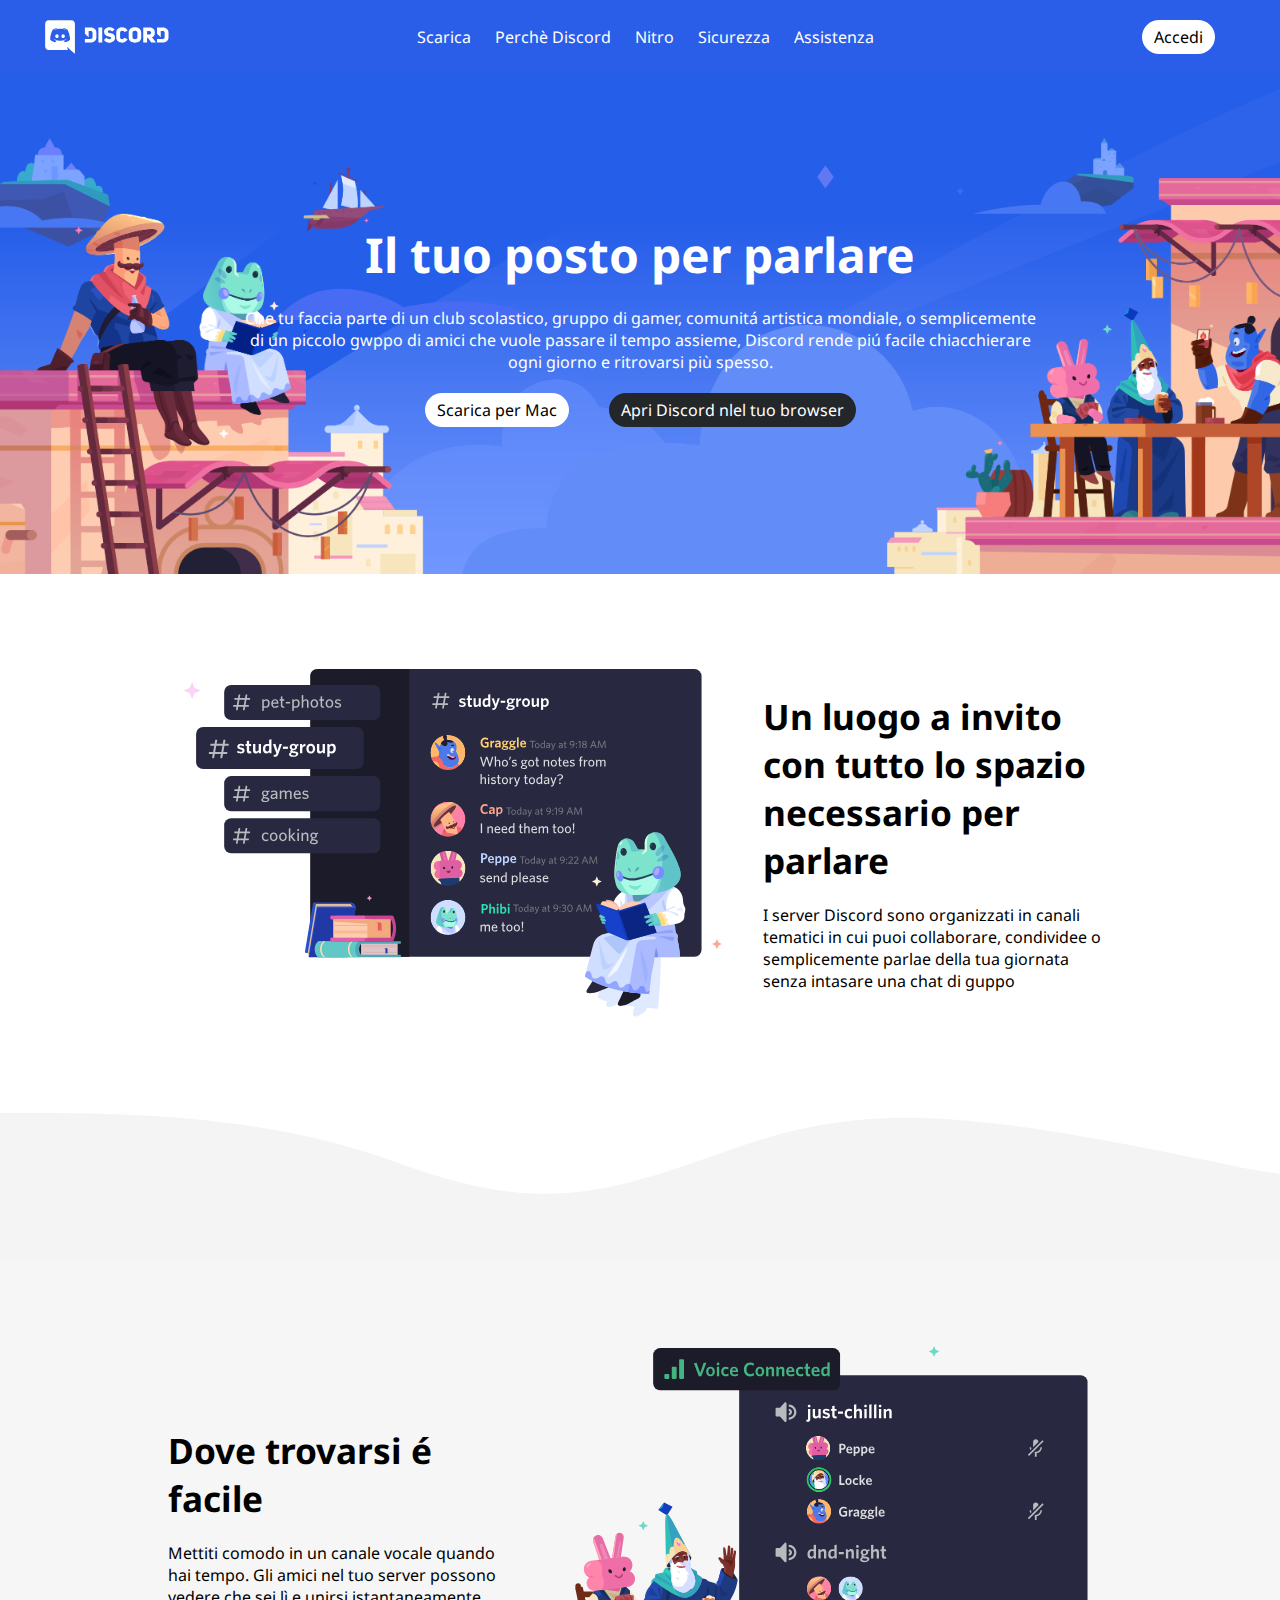
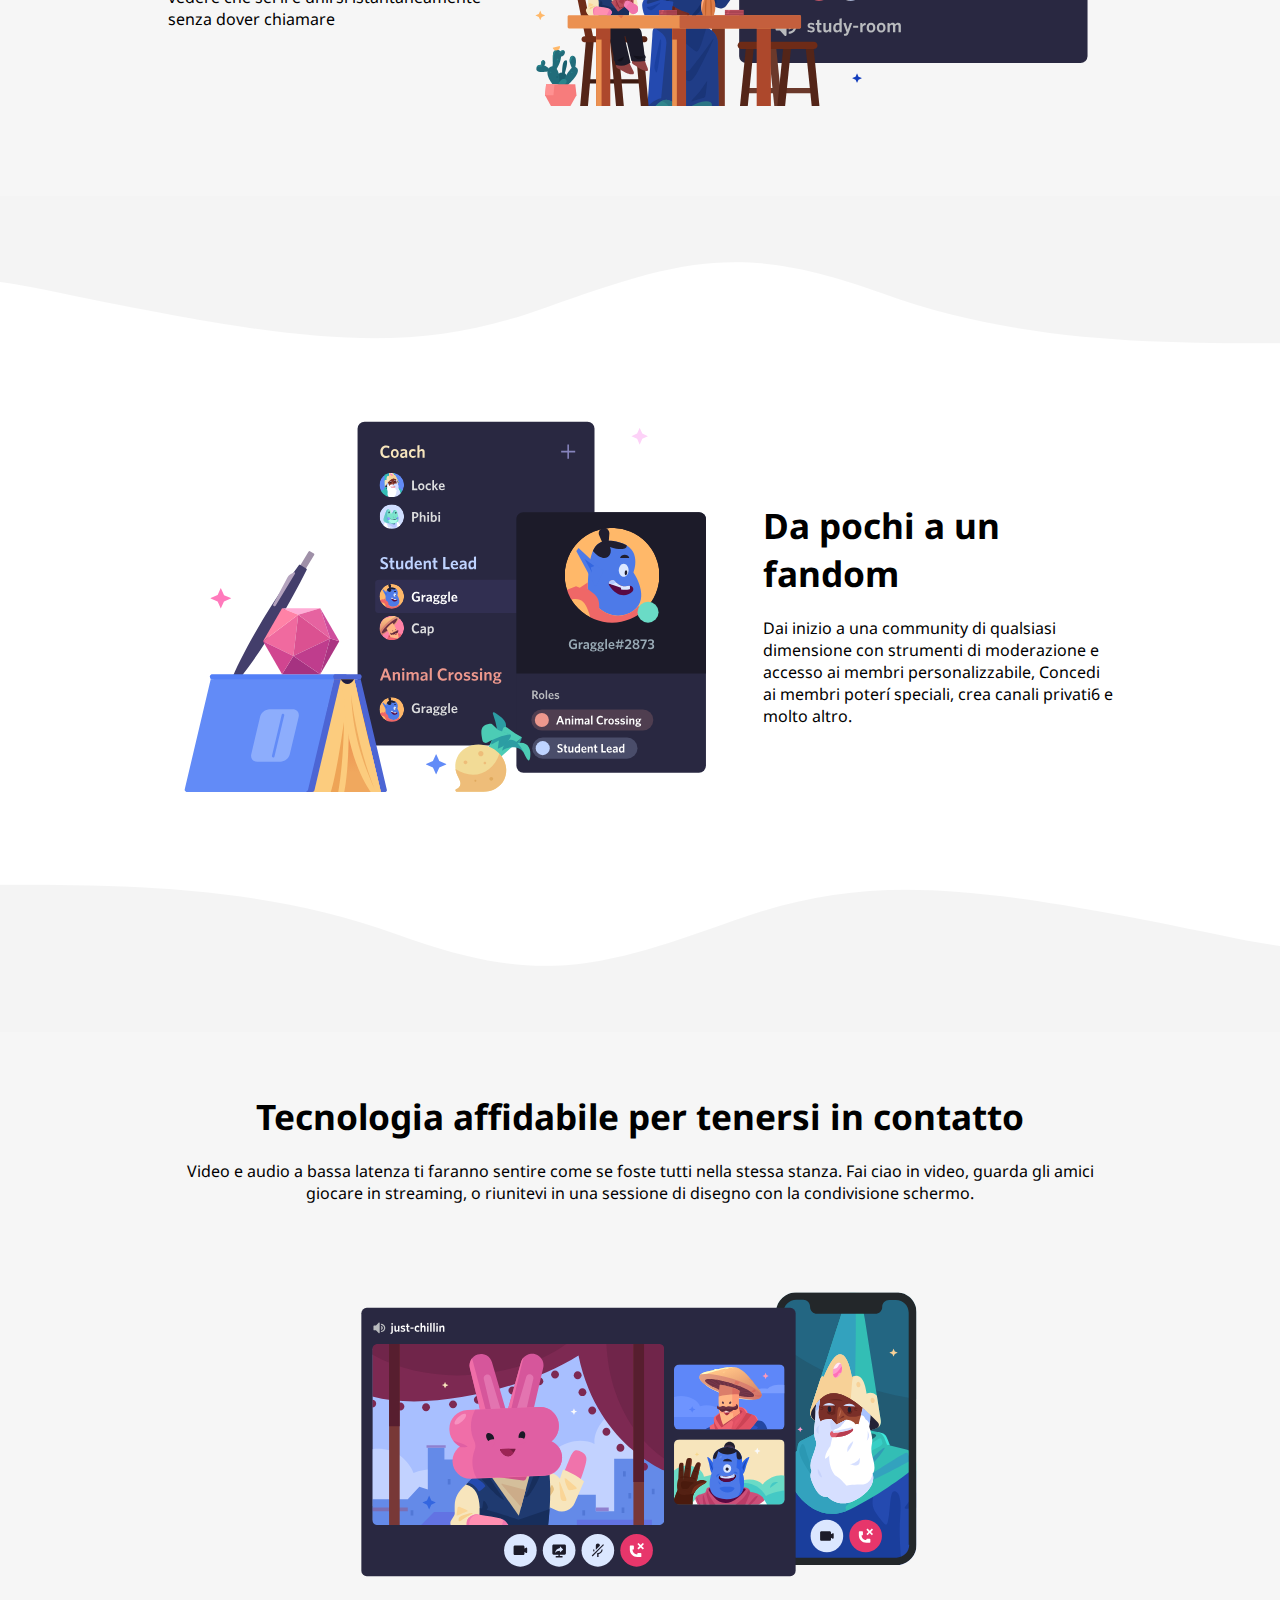
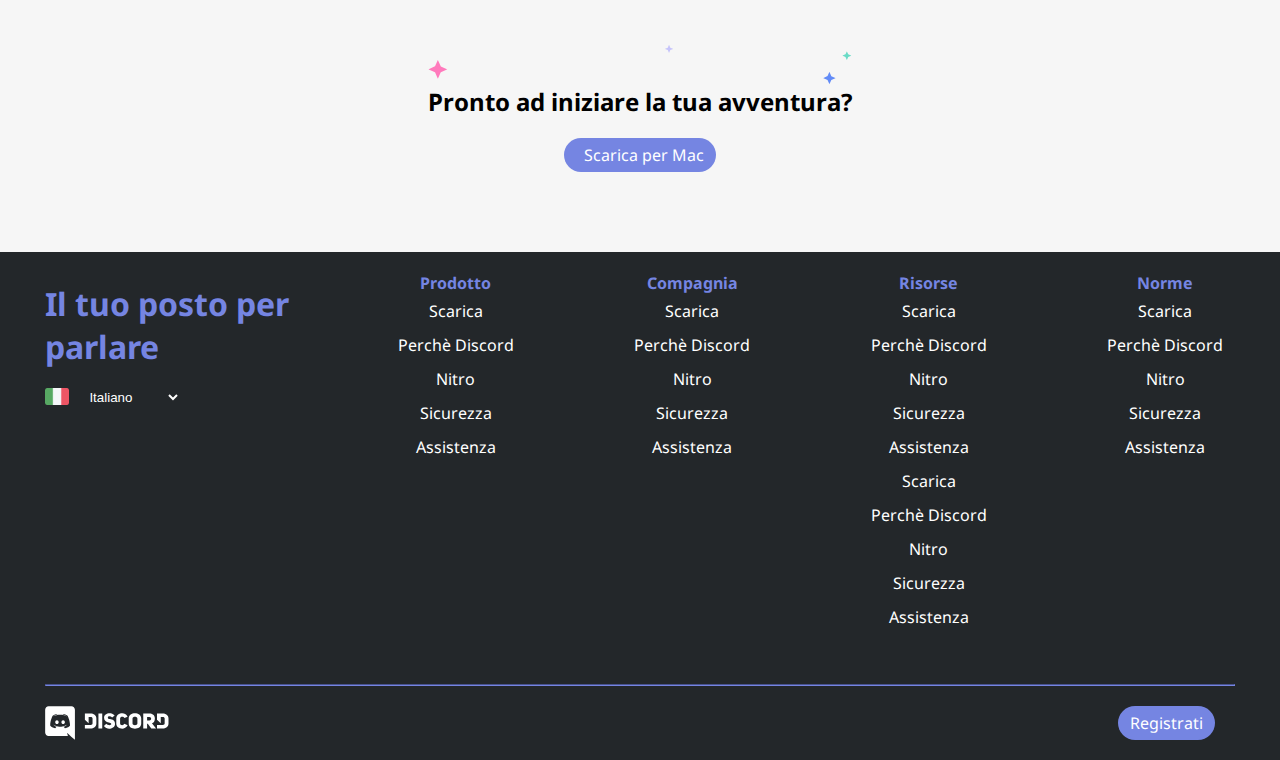
<file: index.html>
<!DOCTYPE html>
<html lang="en">
<head>
    <meta charset="UTF-8">
    <meta name="viewport" content="width=device-width, initial-scale=1.0">
    <link rel="preconnect" href="https://fonts.googleapis.com">
    <link rel="preconnect" href="https://fonts.gstatic.com" crossorigin>
    <link href="https://fonts.googleapis.com/css2?family=Noto+Sans&display=swap" rel="stylesheet">
    <link rel="stylesheet" href="https://cdnjs.cloudflare.com/ajax/libs/font-awesome/6.4.2/css/all.min.css" integrity="sha512-z3gLpd7yknf1YoNbCzqRKc4qyor8gaKU1qmn+CShxbuBusANI9QpRohGBreCFkKxLhei6S9CQXFEbbKuqLg0DA==" crossorigin="anonymous" referrerpolicy="no-referrer" />
    <link rel="stylesheet" href="css/style.css">
    <title>Discord</title>
</head>
<body>
    <header class="debug">
        <nav class="container d-flex">
           <img src="img/logo.svg" alt="Logo-Discord" #logo>
            <ul class="d-flex">
                <li><a href="pages/download.html">Scarica</a></li>
                <li><a href="">Perchè Discord</a></li>
                <li><a href="">Nitro</a></li>
                <li><a href="">Sicurezza</a></li>
                <li><a href="">Assistenza</a></li>
            </ul>
            <a href="Login/login.html" class="button">Accedi</a>
        </nav>
        <div id="hero">
            <div class="container d-flex f-center">
                <div class="hero-content debug d-flex f-center">
                    <h1>Il tuo posto per parlare</h1>
                    <p>Che tu faccia parte di un club scolastico, gruppo di gamer, comunitá artistica mondiale, o semplicemente di un piccolo gwppo di amici che vuole passare il tempo assieme,
                    Discord rende piú facile chiacchierare ogni giorno e ritrovarsi più spesso.
                    </p>
                    <a href="" class="button">
                        <i class="fa-solid fa-down-long" style="color: #000000;"></i>
                        Scarica per Mac
                    </a>
                    <a href="" class="button bg-primary">Apri Discord nlel tuo browser</a>
                </div>
            </div>
        </div>
    </header>

    <main class="debug">
        <section>
            <div class="debug container d-flex f-center">
                <img src="img/item1.svg" alt="image-1" class="image">
                <div class="text-main">
                    <h2>Un luogo a invito con tutto lo spazio necessario per parlare</h2>
                    <p>I server Discord sono organizzati in canali tematici in cui puoi collaborare, condividee o semplicemente parlae della tua giornata senza intasare una chat di guppo</p>
                </div>
            </div>
        </section>
        <div>
            <img src="img/wave.svg" alt="wave" class="wave-img">
        </div>
        <section class="even">
            <div class="debug container d-flex f-center" id="box-reverse">
                <img src="img/item2.svg" alt="image-2" class="image">
                <div class="text-main">
                    <h2>Dove trovarsi é facile</h2>
                    <p>Mettiti comodo in un canale vocale quando hai tempo. Gli amici nel tuo server possono vedere che sei lì e unirsi istantaneamente senza dover chiamare</p>
                </div>
            </div>
        </section>
        <div>
            <img src="img/wave.svg" alt="wave" class="wave-img reverse-wv">
        </div>
        <section>
            <div class="debug container d-flex f-center">
                <img src="img/item3.svg" alt="image-3" class="image">
                <div class="text-main">
                    <h2>Da pochi a un fandom</h2>
                    <p>Dai inizio a una community di qualsiasi
                        dimensione con strumenti di moderazione e
                        accesso ai membri personalizzabile,
                        Concedi ai membri poterí speciali, crea
                        canali privati6 e molto altro.</p>
                </div>
            </div>
        </section>
        <div>
            <img src="img/wave.svg" alt="wave3" class="wave-img">
        </div>
        <section class="even column d-flex f-center">
            <div class="debug container d-flex col-rev">
                <img src="img/item4-big.svg" alt="image-4" class="image">
                <div class="big-text">
                    <h2>Tecnologia affidabile per tenersi in contatto</h2>
                    <p >Video e audio a bassa latenza ti faranno sentire come se foste tutti nella stessa stanza. Fai ciao in video, guarda gli amici giocare in streaming, o riunitevi in una sessione di disegno con la condivisione schermo.</p>
                </div>
            </div>
            <div class="container d-flex f-center column">
                <div class="starred container">
                    <h4>Pronto ad iniziare la tua avventura?</h4>
                </div>
                <a href="" class="button bg-purple"><i class="fa-solid fa-down-long" style="color: #ffffff;"></i>&nbsp
                    Scarica per Mac</a>
            </div>
        </section>

    </main>

    <footer>
        <div class="debug footer-top d-flex  container">
            <div class="d-flex column" id="ft-1div">
                <h3 class="footer-subtitle column">
                    Il tuo posto per <br>parlare
                </h3>
                <div class="d-flex" id="languages-box">
                    <img src="img/ita.png" alt="img-ita" id="languages-img">
                    <select name="language" id="languages"><option value="Italiano">Italiano</option><option value="Inglese">Inglese</option><option value="Francese">Francese</option><option value="Spagnolo">Spagnolo</option></select>
                </div>
                <div class="icones d-flex">
                    <a href=""><i class="fa-brands fa-twitter" style="color: #ffffff;"></i></a>
                    <a href=""><i class="fa-brands fa-instagram" style="color: #ffffff;"></i></a>
                    <a href=""><i class="fa-brands fa-square-facebook" style="color: #ffffff;"></i></a>
                    <a href=""><i class="fa-brands fa-youtube" style="color: #ffffff;"></i></a>
                </div>
            </div>

            <div class="d-flex">
                <ul class="d-flex list-footer">
                    <li class="list-title"><strong>Prodotto</strong></li>
                    <li><a href="">Scarica</a></li>
                    <li><a href="">Perchè Discord</a></li>
                    <li><a href="">Nitro</a></li>
                    <li><a href="">Sicurezza</a></li>
                    <li><a href="">Assistenza</a></li>
                </ul>
            </div>
            <div class="d-flex">
                <ul class="d-flex list-footer">
                    <li class="list-title"><strong>Compagnia</strong></li>
                    <li><a href="">Scarica</a></li>
                    <li><a href="">Perchè Discord</a></li>
                    <li><a href="">Nitro</a></li>
                    <li><a href="">Sicurezza</a></li>
                    <li><a href="">Assistenza</a></li>
                </ul>
            </div><div class="d-flex">
                <ul class="d-flex list-footer">
                    <li class="list-title"><strong>Risorse</strong></li>
                    <li><a href="">Scarica</a></li>
                    <li><a href="">Perchè Discord</a></li>
                    <li><a href="">Nitro</a></li>
                    <li><a href="">Sicurezza</a></li>
                    <li><a href="">Assistenza</a></li>
                    <li><a href="">Scarica</a></li>
                    <li><a href="">Perchè Discord</a></li>
                    <li><a href="">Nitro</a></li>
                    <li><a href="">Sicurezza</a></li>
                    <li><a href="">Assistenza</a></li>
                </ul>
            </div><div class="d-flex">
                <ul class="d-flex list-footer">
                    <li class="list-title"><strong>Norme</strong></li>
                    <li><a href="">Scarica</a></li>
                    <li><a href="">Perchè Discord</a></li>
                    <li><a href="">Nitro</a></li>
                    <li><a href="">Sicurezza</a></li>
                    <li><a href="">Assistenza</a></li>
                </ul>
            </div>
            <hr>


        </div>
        <div class="debug container d-flex">
            <img src="img/logo.svg" alt="logo-2">
            <a href="" class="button bg-purple">
                Registrati
            </a>
        </div>
    </footer>
</body>
</html>
</file>
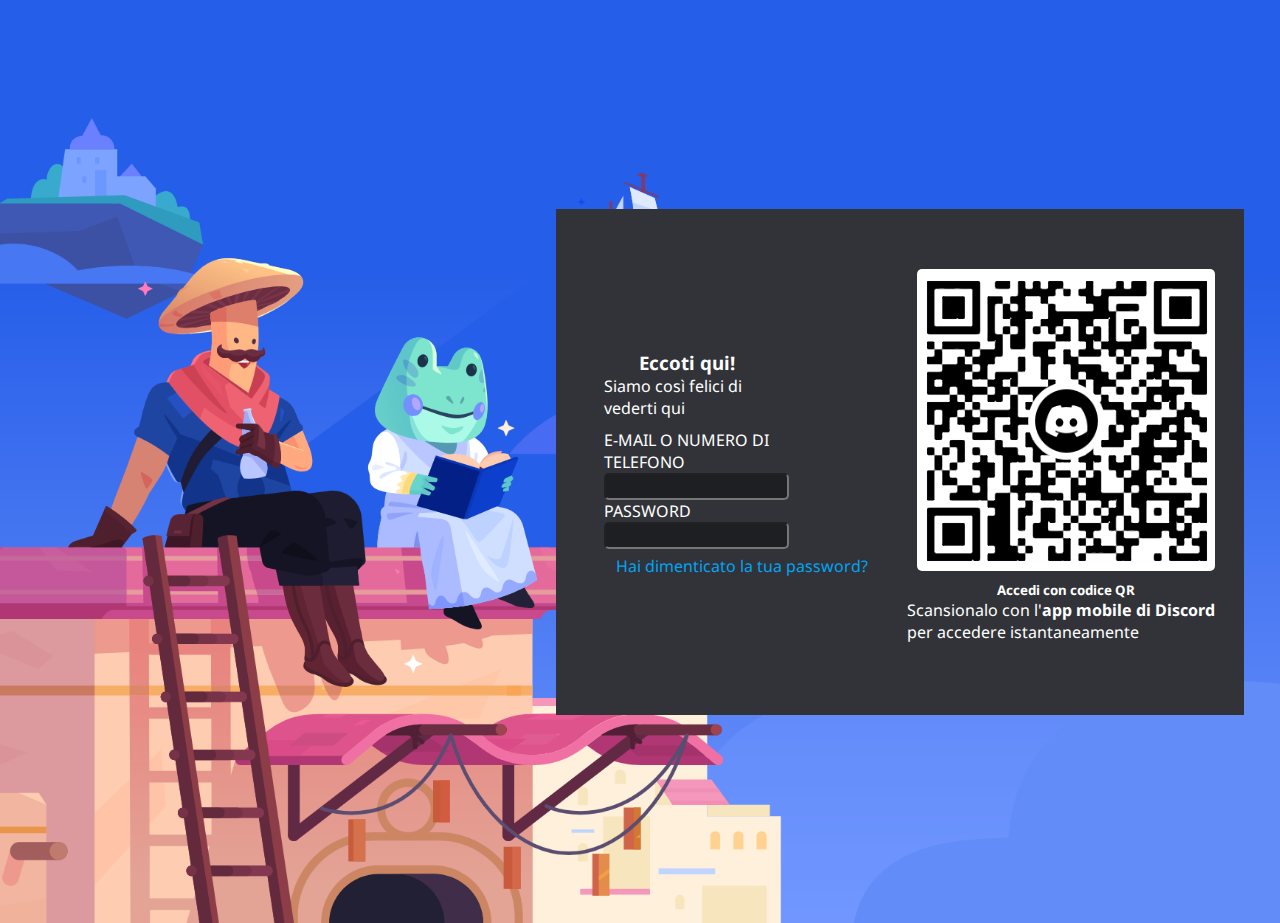
<file: Login/login.html>
<!DOCTYPE html>
<html lang="en">
<head>
    <meta charset="UTF-8">
    <meta name="viewport" content="width=device-width, initial-scale=1.0">
    <link rel="preconnect" href="https://fonts.googleapis.com">
    <link rel="preconnect" href="https://fonts.gstatic.com" crossorigin>
    <link href="https://fonts.googleapis.com/css2?family=Noto+Sans&display=swap" rel="stylesheet">
    <link rel="stylesheet" href="https://cdnjs.cloudflare.com/ajax/libs/font-awesome/6.4.2/css/all.min.css" integrity="sha512-z3gLpd7yknf1YoNbCzqRKc4qyor8gaKU1qmn+CShxbuBusANI9QpRohGBreCFkKxLhei6S9CQXFEbbKuqLg0DA==" crossorigin="anonymous" referrerpolicy="no-referrer" />
    <link rel="stylesheet" href="../css/style.css">
    <title>Discord</title>
</head>
<body id="log-body" class="d-flex f-center">
    <!-- <header class="debug" id="log-header">
        <nav class="container d-flex">
           <img src="../img/logo.svg" alt="Logo-Discord" #logo>
        </nav>
    </header> -->

    <main class="debug" id="log-main">
        <div class="login-box d-flex container bg-primary">
            <div>
                <div class="big-left">
                    <div class="d-flex column">
                        <h3>Eccoti qui!</h3>
                        <p>Siamo così felici di vederti qui</p>
                    </div>
                    <div id="inp-section">
                        <p>E-MAIL O NUMERO DI TELEFONO</p>
                        <input type="email" name="email-phone" class="inp-text">
                    </div>
                </div>
                <div>
                    <p>PASSWORD</p>
                    <input type="password" name="password" class="inp-text">
                    <a href="" id="forgot-pwd">Hai dimenticato la tua password?</a>
                </div>
            </div>

            <div class="d-flex qr-section column little-right">
                <img src="../img/qrcode2023-09-12 175512.png" alt="qrcode" id="img-qr">
                <h5>Accedi con codice QR</h5>
                <p>Scansionalo con l'<strong>app mobile di Discord</strong> per accedere istantaneamente</p>
            </div>
            
         </div>
    </main>

    <!-- <footer>
        <div class="debug footer-top d-flex  container">
            <div class="d-flex column" id="ft-1div">
                <h3 class="footer-subtitle column">
                    Il tuo posto per <br>parlare
                </h3>
                <div class="d-flex" id="languages-box">
                    <img src="../img/ita.png" alt="img-ita" id="languages-img">
                    <select name="language" id="languages"><option value="Italiano">Italiano</option><option value="Inglese">Inglese</option><option value="Francese">Francese</option><option value="Spagnolo">Spagnolo</option></select>
                </div>
                <div class="icones d-flex">
                    <a href=""><i class="fa-brands fa-twitter" style="color: #ffffff;"></i></a>
                    <a href=""><i class="fa-brands fa-instagram" style="color: #ffffff;"></i></a>
                    <a href=""><i class="fa-brands fa-square-facebook" style="color: #ffffff;"></i></a>
                    <a href=""><i class="fa-brands fa-youtube" style="color: #ffffff;"></i></a>
                </div>
            </div>

            <div class="d-flex">
                <ul class="d-flex list-footer">
                    <li class="list-title"><strong>Prodotto</strong></li>
                    <li><a href="">Scarica</a></li>
                    <li><a href="">Perchè Discord</a></li>
                    <li><a href="">Nitro</a></li>
                    <li><a href="">Sicurezza</a></li>
                    <li><a href="">Assistenza</a></li>
                </ul>
            </div>
            <div class="d-flex">
                <ul class="d-flex list-footer">
                    <li class="list-title"><strong>Compagnia</strong></li>
                    <li><a href="">Scarica</a></li>
                    <li><a href="">Perchè Discord</a></li>
                    <li><a href="">Nitro</a></li>
                    <li><a href="">Sicurezza</a></li>
                    <li><a href="">Assistenza</a></li>
                </ul>
            </div><div class="d-flex">
                <ul class="d-flex list-footer">
                    <li class="list-title"><strong>Risorse</strong></li>
                    <li><a href="">Scarica</a></li>
                    <li><a href="">Perchè Discord</a></li>
                    <li><a href="">Nitro</a></li>
                    <li><a href="">Sicurezza</a></li>
                    <li><a href="">Assistenza</a></li>
                    <li><a href="">Scarica</a></li>
                    <li><a href="">Perchè Discord</a></li>
                    <li><a href="">Nitro</a></li>
                    <li><a href="">Sicurezza</a></li>
                    <li><a href="">Assistenza</a></li>
                </ul>
            </div><div class="d-flex">
                <ul class="d-flex list-footer">
                    <li class="list-title"><strong>Norme</strong></li>
                    <li><a href="">Scarica</a></li>
                    <li><a href="">Perchè Discord</a></li>
                    <li><a href="">Nitro</a></li>
                    <li><a href="">Sicurezza</a></li>
                    <li><a href="">Assistenza</a></li>
                </ul>
            </div>
            <hr>


        </div>
        <div class="debug container d-flex">
            <img src="../img/logo.svg" alt="logo-2">
            <a href="" class="button bg-purple">
                Registrati
            </a>
        </div>
    </footer> -->
</body>
</html>
</file>
<file: css/style.css>
*{
    margin: 0;
    padding: 0;
    box-sizing: border-box;
}
:root {
	--color-accessory: #7585e2;
	--color-secondary: #ffffff;
	--color-header-bg: #2a5ee8;
	--color-primary: #23272a;
	--color-grey-bg: #f6f6f6;
}
body{
    background-color: var(--color-secondary);
    font-family: 'Noto Sans', sans-serif;
}
/* .debug{
    border: 1px solid rgb(224, 3, 3);
} */


ul{
    list-style: none;
}
a{
    color: var(--color-secondary);
    display: block;
    padding: 6px 12px;
    text-decoration: none;
    font-weight: 600px;
}
a:hover{
    text-decoration: underline;
}
.button{
    margin: 20px;
    background-color: var(--color-secondary);
    border-radius: 25px;
    color: black;
    /* padding: 10px 20px;   */

}
a.button:hover{
    text-decoration: none;
    box-shadow: 0.3px 0.3px 5px 0.5px black;
}
.bg-primary{
    background-color: var(--color-primary);
    color: var(--color-secondary);
}

.bg-purple{
    background-color: var(--color-accessory);
    color: var(--color-secondary);
    max-width: 200px;
    text-align: center;
}

/* flex */
.d-flex{
    display: flex;
    flex-flow: row wrap;
    justify-content: space-between;
    align-items: center;
    align-content: center;
}
.f-center{
    justify-content: center;
}
#hero .container{
    min-height: 500px;
}


/* header */
header{
    background-color: var(--color-header-bg);
    color: white;
}
#hero{
    background-image: url('../img/jumbo.png');
    background-size: cover;
    background-repeat: no-repeat;
    min-height: 500px;
}
.hero p{
    line-height: 1.8em;
}
.hero-content{
    max-width: 800px;
    text-align: center;
}
h1{
    padding: 20px;
    font-size: 3em;
}
/* nav{
    margin-top: 30px;
} */

/* main */
main section{
    padding: 60px 0;
}
.even{
    background-color: var(--color-grey-bg);
}
.text-main{
    text-align:left;
    max-width: 350px;
}
h2{
    font-size: 2.2em;
    margin-bottom: 20px;
}
.image{
    max-width: calc(100% / 2);
    min-width: 400px;
    margin-bottom: 30px;
}
.container{
    max-width: 1200px;
    margin: 0 auto;
    padding: 0 5px;
}
#box-reverse{
    flex-direction: row-reverse;
}
.col-rev{
    flex-direction: column-reverse;
}
.column{
    flex-direction: column;
    justify-content:flex-start;
}
.big-text{
    text-align: center;
    padding-bottom: 50px;
    max-width: 80%;
}
.wave-img{
    display: block;
    width: 100%;
    opacity: 0.04;
}
.reverse-wv{
    transform: rotate(180deg);
}
.starred h4{
    background-image: url('../img/stars.svg');
    background-repeat: no-repeat;
    margin: 0 auto;
    background-size: contain;
    background-position: top center;
    padding-top: 40px;
    text-align: center;
    font-size: 1.5em;
}
/* footer */
footer{
    background-color: var(--color-primary);
    color: white;
}
.footer-top{
    justify-content: space-between;
    padding-top: 20px;
    align-items: flex-start
}
.footer-subtitle{
    color: var(--color-accessory);
    font-size: 2em;
}
.list-footer{
    flex-direction: column;
    margin-bottom: 20px;
}
.list-title{
    color: var(--color-accessory);
}
h3{
    margin-top: 10px;
}
#languages-box{
    /* max-height: 10px; */
    padding: 20px 0;
    flex-direction: row;
    justify-content: flex-start;
    width: 100%;
    align-items: flex-start;
    margin-bottom: 30px;
    margin-bottom: 0;
}
#languages-img{
    width: 10%;
    margin-right: 10px;
}
#languages{
    margin-left: 5px;
    width: 40%;
    color: var(--color-secondary);
    background-color: var(--color-primary);
    border-color: transparent;
}
.icones{
    width: 100%;
    justify-content: flex-start;
}
.icones > i{
    margin-right: 30px;

}
option{
    color: var(--color-secondary);
    background-color: var(--color-primary);
    font-size: 0.8em;
}
hr{
    color: var(--color-accessory);
    width: 100%;
    flex-wrap: nowrap;
    margin-top: 30px;
    border-color: var(--color-accessory);
}

/* LOGIN PAGE */
/* LOGIN PAGE */
/* LOGIN PAGE */

/* #log-header{
    padding-bottom: 1%;
    padding-top: 1%;
    background-color: var(--color-primary);
} */
#log-body{
    background-color: var(--color-accessory);
    background-image: url('../img/jumbo.png');
    background-repeat: no-repeat;
    background-size: cover;
    width: 1800px;
    height: 923PX;
    /* min-width: 100%; */
}
.log-main{
    width: 1800px;
}
.login-box{
    padding: 50px 20px;
    margin-top: 20%;
    margin-bottom: 20%;
    max-width: 80%;
    justify-content: space-around;
    background-color: #313338;
}
.big-left{
    width: 60%;
}
.little-right{
    width: 40%;
    justify-content: right;
}
.qr-section{
    justify-content: flex-end;
    align-content: center;
}
#img-qr{
    display: block;
    margin: 10px;
    border-radius: 5px;
}
#inp-section{
    margin-top: 10px;
}
.inp-text{
    background-color: #1E1F22;
    padding: 4px 2px;
    border-radius: 5px;
    color: var(--color-secondary);
}
#forgot-pwd{
    color: #02A3F3;
}
</file>
